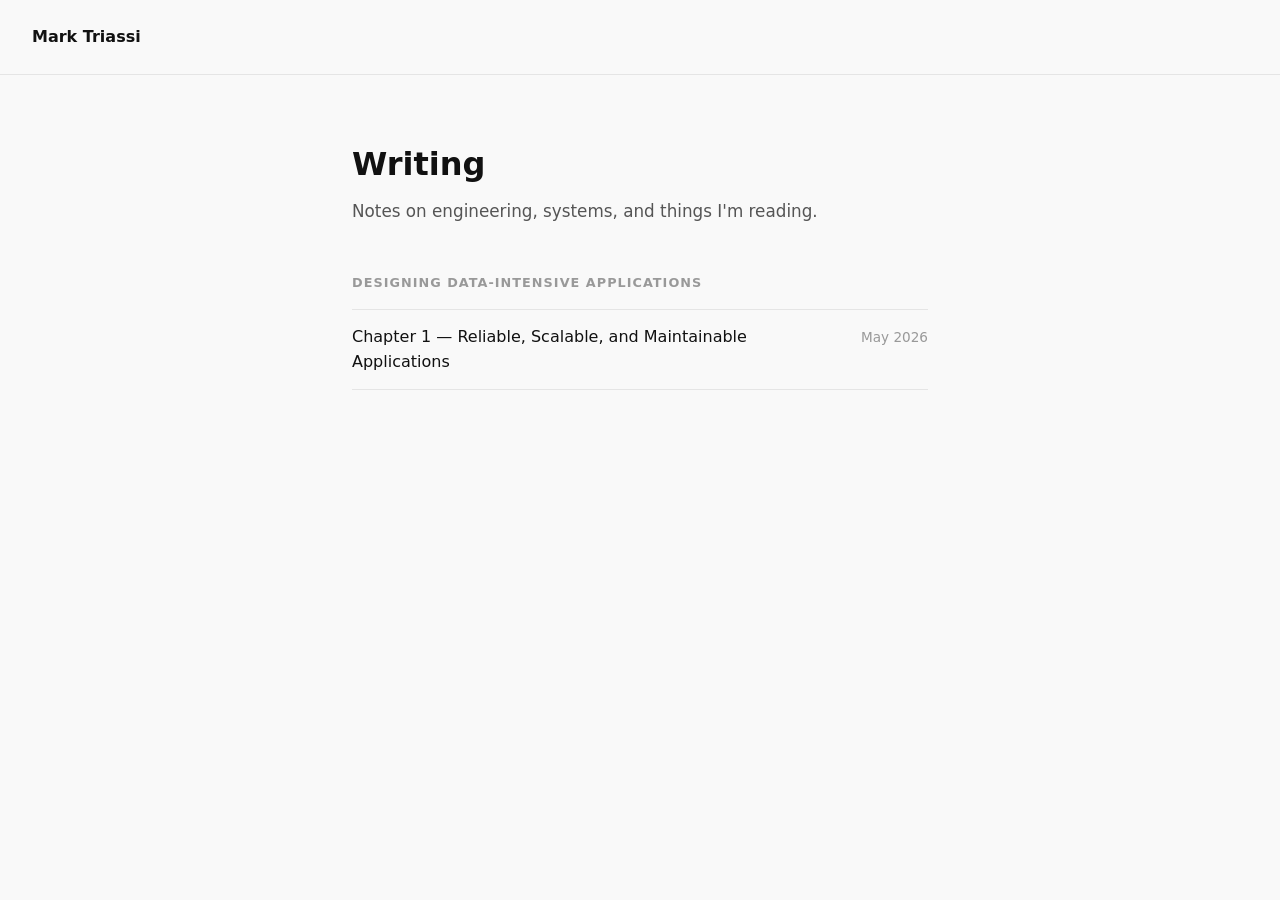
<file: index.html>
<!DOCTYPE html>
<html lang="en">
<head>
  <meta charset="UTF-8" />
  <meta name="viewport" content="width=device-width, initial-scale=1.0" />
  <title>Mark Triassi</title>
  <link rel="stylesheet" href="style.css" />
</head>
<body>
  <header>
    <a href="./index.html" class="site-name">Mark Triassi</a>
  </header>

  <main class="home">
    <section class="intro">
      <h1>Writing</h1>
      <p>Notes on engineering, systems, and things I'm reading.</p>
    </section>

    <section class="post-list">
      <h2>Designing Data-Intensive Applications</h2>
      <ul>
        <li>
          <a href="posts/ddia-ch1.html">
            <span class="post-title">Chapter 1 — Reliable, Scalable, and Maintainable Applications</span>
            <span class="post-date">May 2026</span>
          </a>
        </li>
        <!-- Add new posts above this line -->
      </ul>
    </section>
  </main>

  <script src="main.js"></script>
</body>
</html>
</file>
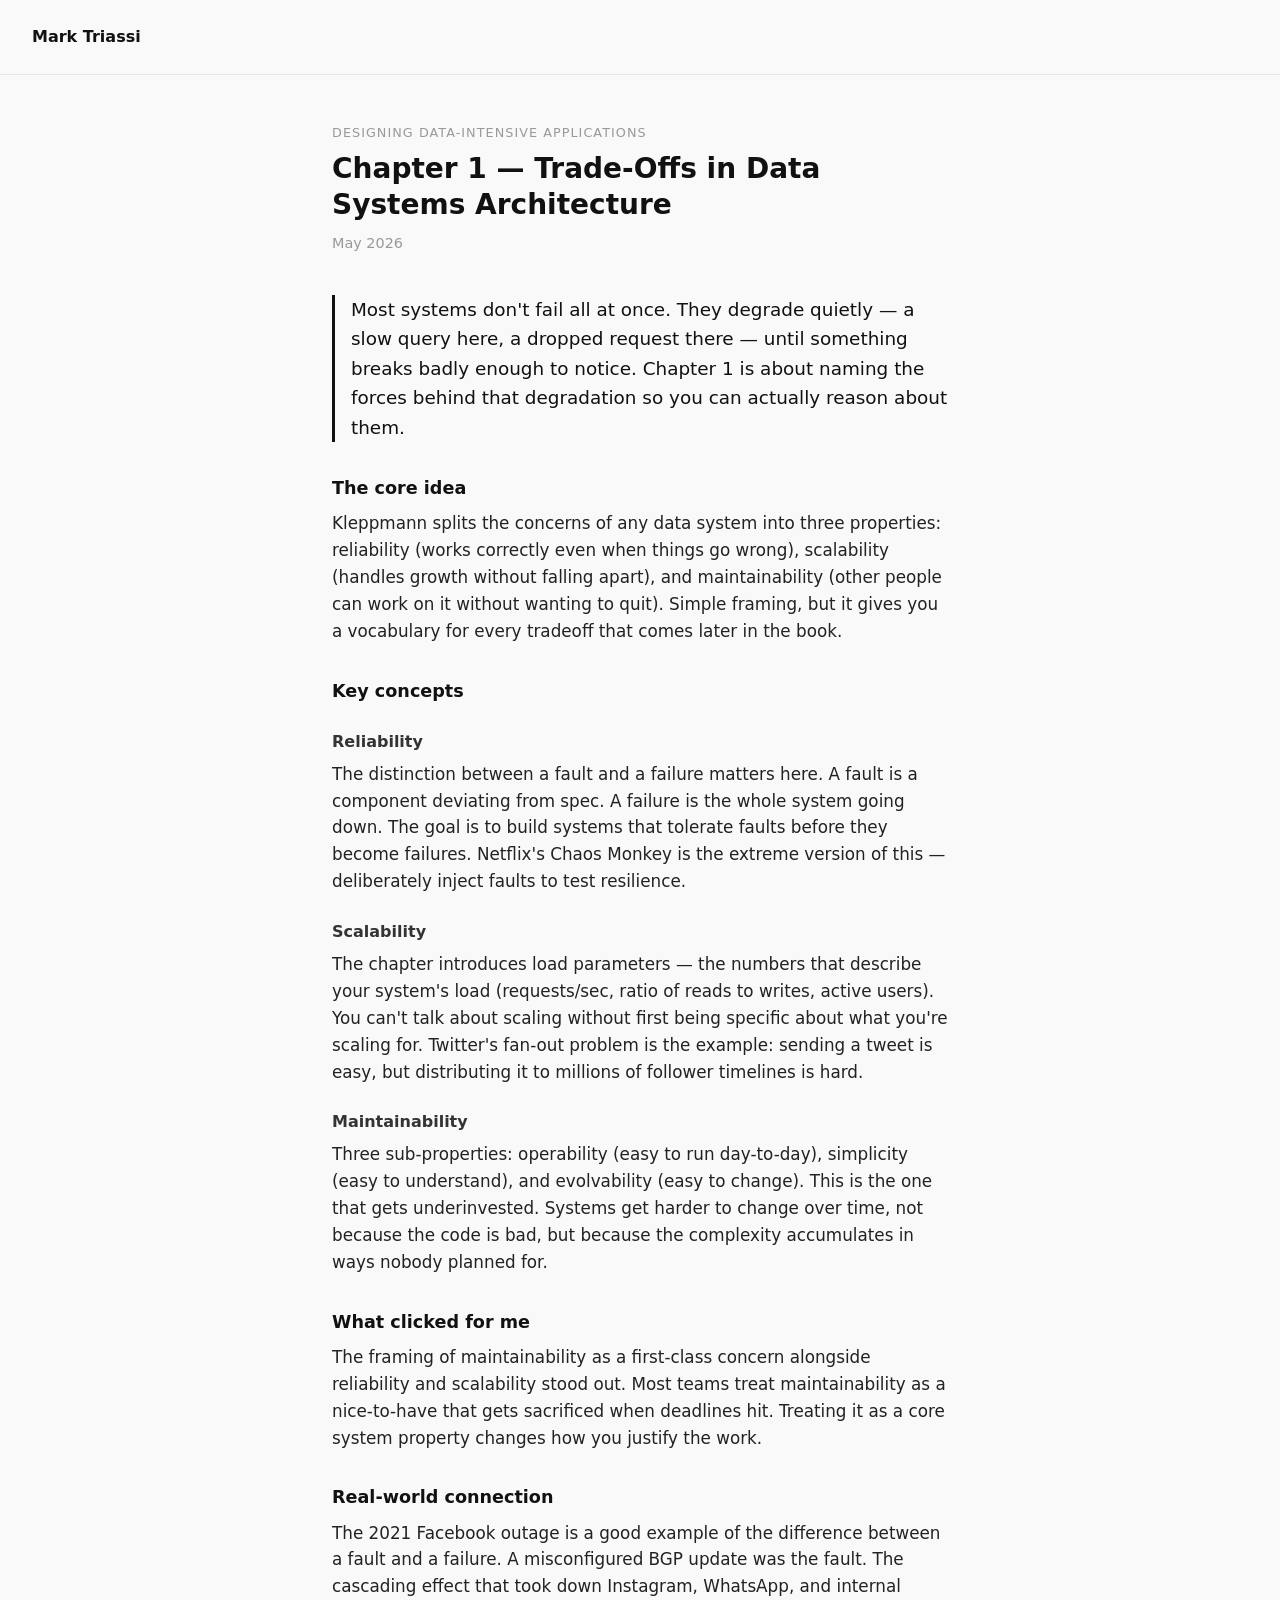
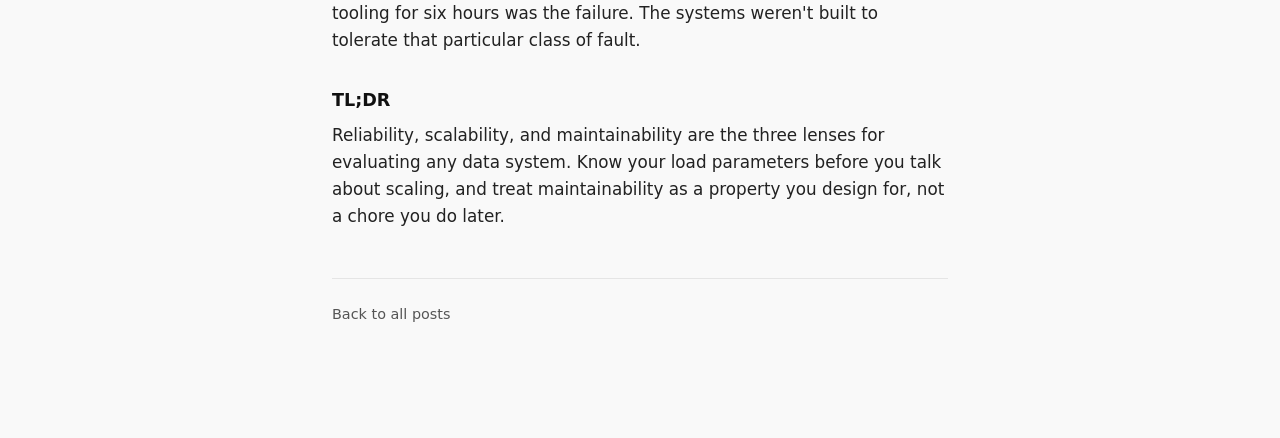
<file: posts/ddia-ch1.html>
<!DOCTYPE html>
<html lang="en">
<head>
  <meta charset="UTF-8" />
  <meta name="viewport" content="width=device-width, initial-scale=1.0" />
    <title>Template Placeholder DDIA V2 Ch. 1 — Mark Triassi</title>
  <link rel="stylesheet" href="../style.css" />
</head>
<body>
  <header>
    <a href="../index.html" class="site-name">Mark Triassi</a>
  </header>

  <article class="post">
    <div class="post-header">
      <p class="post-series">Designing Data-Intensive Applications</p>
      <h1>Chapter 1 — Trade-Offs in Data Systems Architecture</h1>
      <p class="post-date">May 2026</p>
    </div>

    <div class="post-body">

      <p class="hook">
        <!-- Hook: start with the problem, not "this chapter covers..." -->
        Most systems don't fail all at once. They degrade quietly — a slow query here, a dropped request there — until something breaks badly enough to notice. Chapter 1 is about naming the forces behind that degradation so you can actually reason about them.
      </p>

      <h2>The core idea</h2>
      <p>
        <!-- One paragraph, plain English. What is the key insight? -->
        Kleppmann splits the concerns of any data system into three properties: reliability (works correctly even when things go wrong), scalability (handles growth without falling apart), and maintainability (other people can work on it without wanting to quit). Simple framing, but it gives you a vocabulary for every tradeoff that comes later in the book.
      </p>

      <h2>Key concepts</h2>

      <h3>Reliability</h3>
      <p>
        <!-- Your take on this concept -->
        The distinction between a fault and a failure matters here. A fault is a component deviating from spec. A failure is the whole system going down. The goal is to build systems that tolerate faults before they become failures. Netflix's Chaos Monkey is the extreme version of this — deliberately inject faults to test resilience.
      </p>

      <h3>Scalability</h3>
      <p>
        The chapter introduces load parameters — the numbers that describe your system's load (requests/sec, ratio of reads to writes, active users). You can't talk about scaling without first being specific about what you're scaling for. Twitter's fan-out problem is the example: sending a tweet is easy, but distributing it to millions of follower timelines is hard.
      </p>

      <h3>Maintainability</h3>
      <p>
        Three sub-properties: operability (easy to run day-to-day), simplicity (easy to understand), and evolvability (easy to change). This is the one that gets underinvested. Systems get harder to change over time, not because the code is bad, but because the complexity accumulates in ways nobody planned for.
      </p>

      <h2>What clicked for me</h2>
      <p>
        <!-- Your reaction — what surprised you, what you'd push back on -->
        The framing of maintainability as a first-class concern alongside reliability and scalability stood out. Most teams treat maintainability as a nice-to-have that gets sacrificed when deadlines hit. Treating it as a core system property changes how you justify the work.
      </p>

      <h2>Real-world connection</h2>
      <p>
        <!-- Relate it to something concrete: a system you've used, a bug, an outage -->
        The 2021 Facebook outage is a good example of the difference between a fault and a failure. A misconfigured BGP update was the fault. The cascading effect that took down Instagram, WhatsApp, and internal tooling for six hours was the failure. The systems weren't built to tolerate that particular class of fault.
      </p>

      <h2>TL;DR</h2>
      <p>
        <!-- One or two sentences. What should someone remember a week later? -->
        Reliability, scalability, and maintainability are the three lenses for evaluating any data system. Know your load parameters before you talk about scaling, and treat maintainability as a property you design for, not a chore you do later.
      </p>

    </div>

    <nav class="post-nav">
      <a href="/">Back to all posts</a>
      <!-- <a href="ddia-ch2.html">Next: Chapter 2 &rarr;</a> -->
    </nav>
  </article>

  <script src="../main.js"></script>
</body>
</html>
</file>
<file: style.css>
*, *::before, *::after {
  box-sizing: border-box;
  margin: 0;
  padding: 0;
}

body {
  font-family: system-ui, sans-serif;
  background: #f9f9f9;
  color: #111;
  line-height: 1.6;
}

/* ─── Header ─── */

header {
  padding: 1.5rem 2rem;
  border-bottom: 1px solid #e5e5e5;
}

.site-name {
  font-weight: 600;
  font-size: 1rem;
  text-decoration: none;
  color: #111;
}

.site-name:hover {
  color: #555;
}

/* ─── Home ─── */

.home {
  max-width: 640px;
  margin: 4rem auto;
  padding: 0 2rem;
}

.intro {
  margin-bottom: 3rem;
}

.intro h1 {
  font-size: 2rem;
  margin-bottom: 0.5rem;
}

.intro p {
  color: #555;
  font-size: 1.05rem;
}

.post-list h2 {
  font-size: 0.8rem;
  text-transform: uppercase;
  letter-spacing: 0.08em;
  color: #999;
  margin-bottom: 1rem;
}

.post-list ul {
  list-style: none;
}

.post-list li {
  border-top: 1px solid #e5e5e5;
}

.post-list li:last-child {
  border-bottom: 1px solid #e5e5e5;
}

.post-list a {
  display: flex;
  justify-content: space-between;
  align-items: baseline;
  gap: 1rem;
  padding: 0.85rem 0;
  text-decoration: none;
  color: #111;
}

.post-list a:hover .post-title {
  text-decoration: underline;
}

.post-title {
  font-size: 1rem;
}

.post-date {
  font-size: 0.85rem;
  color: #999;
  white-space: nowrap;
}

/* ─── Post ─── */

.post {
  max-width: 680px;
  margin: 3rem auto;
  padding: 0 2rem 4rem;
}

.post-header {
  margin-bottom: 2.5rem;
}

.post-series {
  font-size: 0.8rem;
  text-transform: uppercase;
  letter-spacing: 0.08em;
  color: #999;
  margin-bottom: 0.5rem;
}

.post-header h1 {
  font-size: 1.75rem;
  line-height: 1.3;
  margin-bottom: 0.5rem;
}

.post-header .post-date {
  font-size: 0.9rem;
  color: #999;
}

.post-body h2 {
  font-size: 1.1rem;
  margin-top: 2rem;
  margin-bottom: 0.5rem;
}

.post-body h3 {
  font-size: 1rem;
  font-weight: 600;
  margin-top: 1.5rem;
  margin-bottom: 0.4rem;
  color: #333;
}

.post-body p {
  margin-bottom: 1rem;
  font-size: 1.05rem;
  color: #222;
}

.post-body p.hook {
  font-size: 1.15rem;
  color: #111;
  border-left: 3px solid #111;
  padding-left: 1rem;
  margin-bottom: 2rem;
}

.post-nav {
  margin-top: 3rem;
  padding-top: 1.5rem;
  border-top: 1px solid #e5e5e5;
  display: flex;
  justify-content: space-between;
  font-size: 0.9rem;
}

.post-nav a {
  color: #555;
  text-decoration: none;
}

.post-nav a:hover {
  text-decoration: underline;
}
</file>
